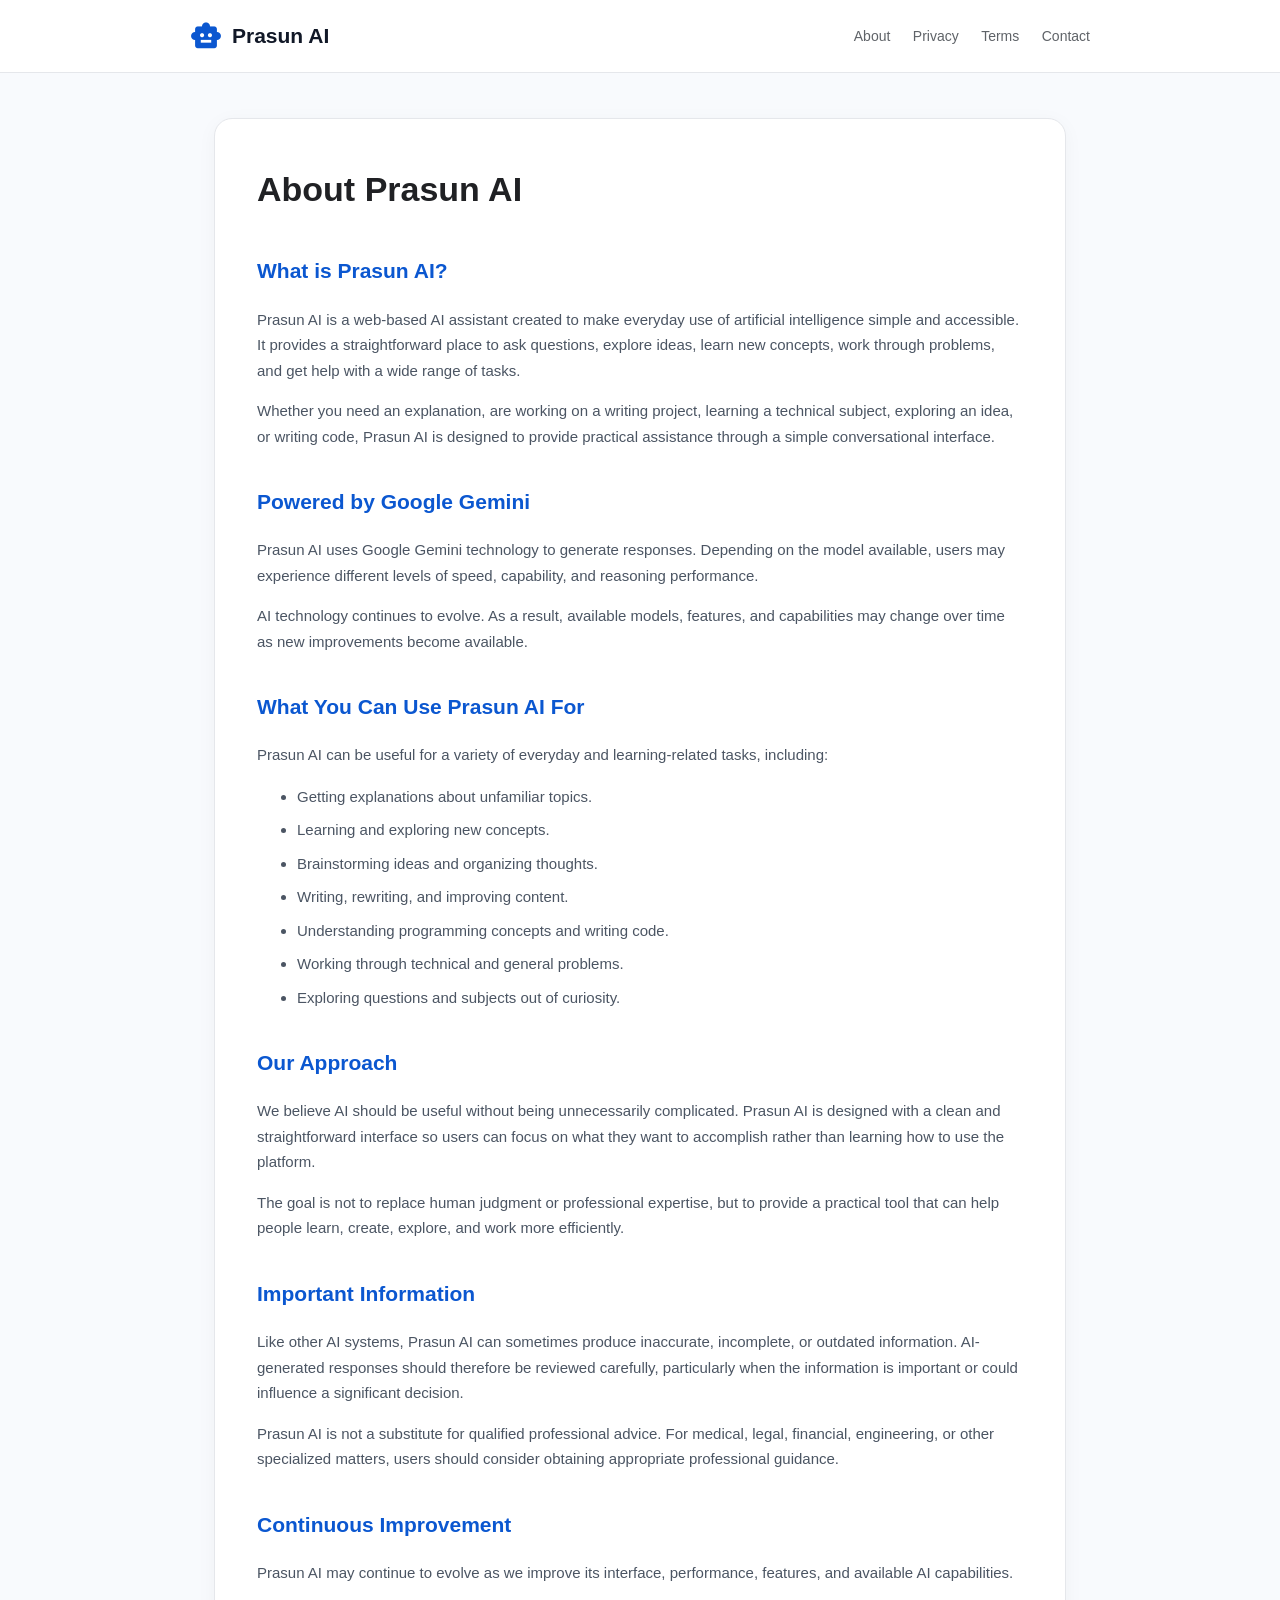
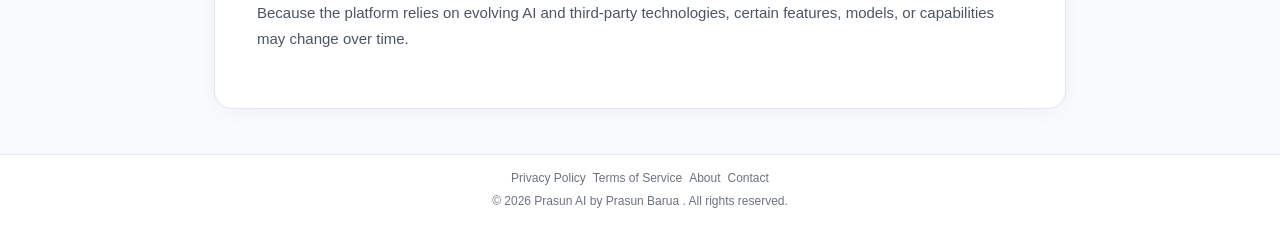
<file: about.html>
<!DOCTYPE html>
<html lang="en">

<head>
  <!-- Google tag (gtag.js) -->
<script async src="https://www.googletagmanager.com/gtag/js?id=G-DG9E53T1HC"></script>
<script>
  window.dataLayer = window.dataLayer || [];
  function gtag(){dataLayer.push(arguments);}
  gtag('js', new Date());

  gtag('config', 'G-DG9E53T1HC');
</script>


  <meta charset="UTF-8">
  <meta name="viewport" content="width=device-width, initial-scale=1.0">

  <title>About Prasun AI</title>

  <meta
    name="description"
    content="Learn about Prasun AI, a simple and accessible AI assistant powered by Google Gemini for everyday questions, learning, writing, programming, and problem solving."
  >

  <!-- Google Material Symbols -->
  <link
    rel="stylesheet"
    href="https://fonts.googleapis.com/css2?family=Material+Symbols+Outlined:opsz,wght,FILL,GRAD@24,400,0,0"
  >

  <style>

    * {
      box-sizing: border-box;
    }

    body {
      margin: 0;
      font-family: Arial, Helvetica, sans-serif;
      background: #f8fafd;
      color: #202124;
      line-height: 1.7;
    }


    /* =========================================
       HEADER
       ========================================= */

    header {
      background: #fff;
      border-bottom: 1px solid #e5e7eb;
      padding: 18px 24px;
    }

    .header-inner {
      max-width: 900px;
      margin: auto;
      display: flex;
      align-items: center;
      justify-content: space-between;
    }


    /* Prasun AI brand */

    .brand {
      display: inline-flex;
      align-items: center;
      gap: 10px;

      color: #111827;
      text-decoration: none;

      font-size: 21px;
      font-weight: 700;
    }


    /* EXACT SAME ICON USED ON MAIN PRASUN AI PAGE */

    .brand .material-symbols-outlined {
      color: #0b57d0;
      font-size: 32px;

      font-variation-settings:
        "FILL" 1,
        "wght" 500,
        "GRAD" 0,
        "opsz" 24;
    }


    nav a {
      color: #5f6368;
      text-decoration: none;
      margin-left: 18px;
      font-size: 14px;
    }

    nav a:hover {
      color: #0b57d0;
    }


    /* =========================================
       MAIN CONTENT
       ========================================= */

    main {
      max-width: 900px;
      margin: 45px auto;
      padding: 0 24px;
    }


    .content {
      background: #fff;
      border: 1px solid #e5e7eb;
      border-radius: 18px;
      padding: 42px;
      box-shadow: 0 4px 20px rgba(0, 0, 0, 0.04);
    }


    /* =========================================
       PAGE TITLE
       ========================================= */

    h1 {
      margin-top: 0;
      font-size: 34px;
      color: #202124;
    }


    /* =========================================
       CONTENT HEADINGS
       ========================================= */

    h2 {
      margin-top: 35px;
      color: #0b57d0;
      font-size: 21px;
    }

    p,
    li {
      color: #4b5563;
      font-size: 15px;
    }

    li {
      margin-bottom: 8px;
    }


    /* =========================================
       PRASUN AI — SITE FOOTER
       ========================================= */

    .site-footer {
      width: 100%;
      box-sizing: border-box;
      padding: 14px 20px 18px;
      text-align: center;
      background: #ffffff;
      border-top: 1px solid #e5e7eb;
      color: #6b7280;
      font-size: 12px;
      line-height: 1.6;
    }

    .footer-links {
      display: flex;
      align-items: center;
      justify-content: center;
      flex-wrap: wrap;
      gap: 7px;
      margin-bottom: 4px;
    }

    .footer-links a,
    .copyright a {
      color: #6b7280;
      text-decoration: none;
      transition:
        color 0.2s ease,
        opacity 0.2s ease;
    }

    .footer-links a:hover,
    .copyright a:hover {
      color: #0b57d0;
      text-decoration: underline;
    }

    .copyright {
      color: #6b7280;
    }


    /* =========================================
       MOBILE
       ========================================= */

    @media (max-width: 650px) {

      .header-inner {
        flex-direction: column;
        align-items: flex-start;
        gap: 12px;
      }

      nav a {
        margin-left: 0;
        margin-right: 14px;
      }

      .content {
        padding: 25px;
      }

      h1 {
        font-size: 29px;
      }

      .brand {
        font-size: 21px;
      }

      .brand .material-symbols-outlined {
        font-size: 30px;
      }

      .site-footer {
        padding: 12px 14px 16px;
        font-size: 11px;
      }

      .footer-links {
        gap: 5px;
      }

    }

  </style>
<script async src="https://pagead2.googlesyndication.com/pagead/js/adsbygoogle.js?client=ca-pub-8736637194399168"
     crossorigin="anonymous"></script>
</head>


<body>


  <!-- =========================================
       HEADER
       ========================================= -->

  <header>

    <div class="header-inner">

      <a class="brand" href="index.html">

        <!-- EXACT SAME PRASUN AI ROBOT ICON -->
        <span
          class="material-symbols-outlined"
          aria-hidden="true"
        >smart_toy</span>

        <span>Prasun AI</span>

      </a>


      <nav>

        <a href="about.html">About</a>

        <a href="privacy-policy.html">Privacy</a>

        <a href="terms.html">Terms</a>

        <a href="contact.html">Contact</a>

      </nav>

    </div>

  </header>


  <!-- =========================================
       MAIN
       ========================================= -->

  <main>

    <article class="content">


      <h1>About Prasun AI</h1>


      <h2>What is Prasun AI?</h2>

      <p>
        Prasun AI is a web-based AI assistant created to make everyday use
        of artificial intelligence simple and accessible. It provides a
        straightforward place to ask questions, explore ideas, learn new
        concepts, work through problems, and get help with a wide range of
        tasks.
      </p>

      <p>
        Whether you need an explanation, are working on a writing project,
        learning a technical subject, exploring an idea, or writing code,
        Prasun AI is designed to provide practical assistance through a
        simple conversational interface.
      </p>


      <h2>Powered by Google Gemini</h2>

      <p>
        Prasun AI uses Google Gemini technology to generate responses.
        Depending on the model available, users may experience different
        levels of speed, capability, and reasoning performance.
      </p>

      <p>
        AI technology continues to evolve. As a result, available models,
        features, and capabilities may change over time as new improvements
        become available.
      </p>


      <h2>What You Can Use Prasun AI For</h2>

      <p>
        Prasun AI can be useful for a variety of everyday and learning-related
        tasks, including:
      </p>

      <ul>

        <li>
          Getting explanations about unfamiliar topics.
        </li>

        <li>
          Learning and exploring new concepts.
        </li>

        <li>
          Brainstorming ideas and organizing thoughts.
        </li>

        <li>
          Writing, rewriting, and improving content.
        </li>

        <li>
          Understanding programming concepts and writing code.
        </li>

        <li>
          Working through technical and general problems.
        </li>

        <li>
          Exploring questions and subjects out of curiosity.
        </li>

      </ul>


      <h2>Our Approach</h2>

      <p>
        We believe AI should be useful without being unnecessarily
        complicated. Prasun AI is designed with a clean and straightforward
        interface so users can focus on what they want to accomplish rather
        than learning how to use the platform.
      </p>

      <p>
        The goal is not to replace human judgment or professional expertise,
        but to provide a practical tool that can help people learn, create,
        explore, and work more efficiently.
      </p>


      <h2>Important Information</h2>

      <p>
        Like other AI systems, Prasun AI can sometimes produce inaccurate,
        incomplete, or outdated information. AI-generated responses should
        therefore be reviewed carefully, particularly when the information
        is important or could influence a significant decision.
      </p>

      <p>
        Prasun AI is not a substitute for qualified professional advice.
        For medical, legal, financial, engineering, or other specialized
        matters, users should consider obtaining appropriate professional
        guidance.
      </p>


      <h2>Continuous Improvement</h2>

      <p>
        Prasun AI may continue to evolve as we improve its interface,
        performance, features, and available AI capabilities.
      </p>

      <p>
        Because the platform relies on evolving AI and third-party
        technologies, certain features, models, or capabilities may change
        over time.
      </p>


    </article>

  </main>


  <!-- =========================================
       FOOTER
       ========================================= -->

  <footer class="site-footer">

    <div class="footer-links">

      <a href="privacy-policy.html">
        Privacy Policy
      </a>

      <a href="terms.html">
        Terms of Service
      </a>

      <a href="about.html">
        About
      </a>

      <a href="contact.html">
        Contact
      </a>

    </div>


    <div class="copyright">

      © 2026 Prasun AI by

      <a
        href="https://www.prasunbarua.com"
        target="_blank"
        rel="noopener noreferrer"
      >
        Prasun Barua
      </a>

      . All rights reserved.

    </div>

  </footer>


</body>

</html>
</file>
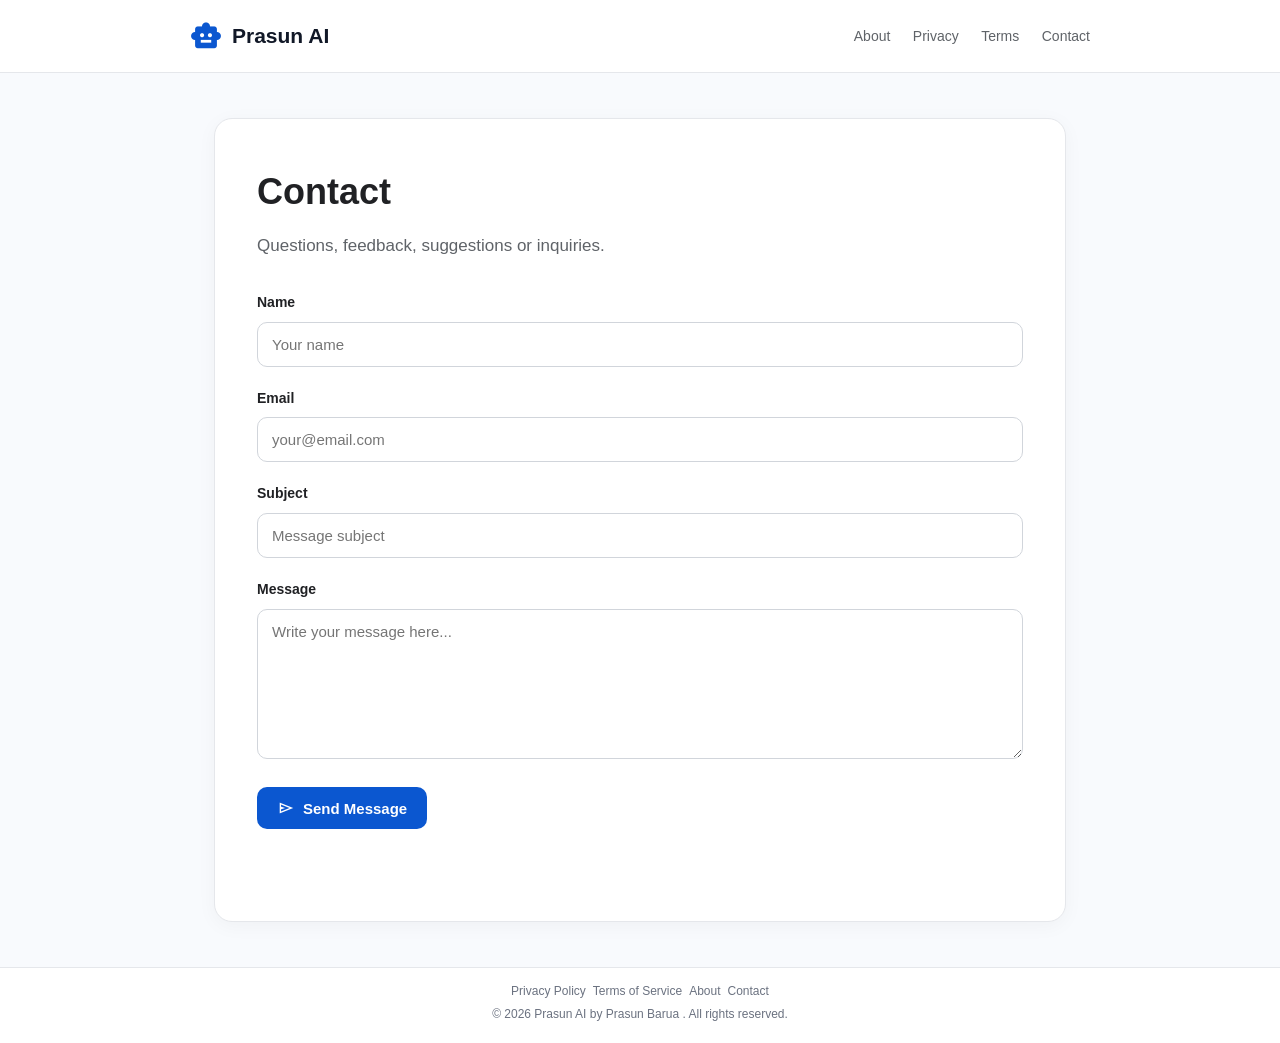
<file: contact.html>
<!DOCTYPE html>
<html lang="en">

<head>
  <!-- Google tag (gtag.js) -->
<script async src="https://www.googletagmanager.com/gtag/js?id=G-DG9E53T1HC"></script>
<script>
  window.dataLayer = window.dataLayer || [];
  function gtag(){dataLayer.push(arguments);}
  gtag('js', new Date());

  gtag('config', 'G-DG9E53T1HC');
</script>

  <meta charset="UTF-8">
  <meta name="viewport" content="width=device-width, initial-scale=1.0">

  <title>Contact</title>

  <meta
    name="description"
    content="Contact Prasun AI for questions, feedback, suggestions, or inquiries."
  >

  <!-- Google Material Symbols -->
  <link
    rel="stylesheet"
    href="https://fonts.googleapis.com/css2?family=Material+Symbols+Outlined:opsz,wght,FILL,GRAD@24,400,0,0"
  >

  <style>
    * {
      box-sizing: border-box;
    }

    body {
      margin: 0;
      font-family: Arial, Helvetica, sans-serif;
      background: #f8fafd;
      color: #202124;
      line-height: 1.7;
    }

    /* =========================================
       HEADER
       ========================================= */

    header {
      background: #fff;
      border-bottom: 1px solid #e5e7eb;
      padding: 18px 24px;
    }

    .header-inner {
      max-width: 900px;
      margin: auto;
      display: flex;
      align-items: center;
      justify-content: space-between;
    }

    .brand {
      display: inline-flex;
      align-items: center;
      gap: 10px;

      color: #111827;
      text-decoration: none;

      font-size: 21px;
      font-weight: 700;
    }

    /* EXACT SAME ICON USED ON MAIN PRASUN AI PAGE */

    .brand .material-symbols-outlined {
      color: #0b57d0;
      font-size: 32px;

      font-variation-settings:
        "FILL" 1,
        "wght" 500,
        "GRAD" 0,
        "opsz" 24;
    }

    nav a {
      color: #5f6368;
      text-decoration: none;
      margin-left: 18px;
      font-size: 14px;
    }

    nav a:hover {
      color: #0b57d0;
    }

    /* =========================================
       MAIN CONTENT
       ========================================= */

    main {
      max-width: 900px;
      margin: 45px auto;
      padding: 0 24px;
    }

    .content {
      background: #fff;
      border: 1px solid #e5e7eb;
      border-radius: 18px;
      padding: 42px;
      box-shadow: 0 4px 20px rgba(0, 0, 0, 0.04);
    }

    h1 {
      font-size: 36px;
      margin: 0 0 10px;
      color: #202124;
    }

    .intro {
      color: #5f6368;
      font-size: 17px;
      margin-top: 0;
      margin-bottom: 30px;
    }

    h2 {
      color: #0b57d0;
      margin-top: 35px;
      font-size: 21px;
    }

    p {
      color: #4b5563;
      font-size: 15px;
    }

    /* =========================================
       CONTACT FORM
       ========================================= */

    .form-group {
      margin-bottom: 20px;
    }

    label {
      display: block;
      margin-bottom: 7px;
      color: #202124;
      font-size: 14px;
      font-weight: 600;
    }

    input,
    textarea {
      width: 100%;
      padding: 13px 14px;

      border: 1px solid #d1d5db;
      border-radius: 10px;

      background: #fff;
      color: #202124;

      font-family: Arial, Helvetica, sans-serif;
      font-size: 15px;

      outline: none;

      transition:
        border-color 0.2s ease,
        box-shadow 0.2s ease;
    }

    input:focus,
    textarea:focus {
      border-color: #0b57d0;
      box-shadow: 0 0 0 3px rgba(11, 87, 208, 0.10);
    }

    textarea {
      min-height: 150px;
      resize: vertical;
    }

    .submit-btn {
      display: inline-flex;
      align-items: center;
      justify-content: center;
      gap: 8px;

      padding: 12px 20px;

      border: none;
      border-radius: 10px;

      background: #0b57d0;
      color: #fff;

      font-size: 15px;
      font-weight: 600;

      cursor: pointer;

      transition:
        background 0.2s ease,
        transform 0.1s ease;
    }

    .submit-btn:hover {
      background: #0846a8;
    }

    .submit-btn:active {
      transform: translateY(1px);
    }

    .submit-btn:disabled {
      opacity: 0.65;
      cursor: not-allowed;
    }

    .form-status {
      margin-top: 14px;
      font-size: 14px;
      font-weight: 500;
      min-height: 22px;
    }

    /* Honeypot */

    .honeypot {
      display: none !important;
    }

    /* =========================================
       FOOTER
       ========================================= */

    .site-footer {
      width: 100%;
      box-sizing: border-box;
      padding: 14px 20px 18px;
      text-align: center;
      background: #ffffff;
      border-top: 1px solid #e5e7eb;
      color: #6b7280;
      font-size: 12px;
      line-height: 1.6;
    }

    .footer-links {
      display: flex;
      align-items: center;
      justify-content: center;
      flex-wrap: wrap;
      gap: 7px;
      margin-bottom: 4px;
    }

    .footer-links a,
    .copyright a {
      color: #6b7280;
      text-decoration: none;

      transition:
        color 0.2s ease,
        opacity 0.2s ease;
    }

    .footer-links a:hover,
    .copyright a:hover {
      color: #0b57d0;
      text-decoration: underline;
    }

    .copyright {
      color: #6b7280;
    }

    /* =========================================
       MOBILE
       ========================================= */

    @media (max-width: 650px) {

      .header-inner {
        flex-direction: column;
        align-items: flex-start;
        gap: 12px;
      }

      nav a {
        margin-left: 0;
        margin-right: 14px;
      }

      main {
        margin: 30px auto;
      }

      .content {
        padding: 25px;
      }

      h1 {
        font-size: 29px;
      }

      .brand {
        font-size: 21px;
      }

      .brand .material-symbols-outlined {
        font-size: 30px;
      }
    }

    @media (max-width: 600px) {

      .site-footer {
        padding: 12px 14px 16px;
        font-size: 11px;
      }

      .footer-links {
        gap: 5px;
      }
    }
  </style>
<script async src="https://pagead2.googlesyndication.com/pagead/js/adsbygoogle.js?client=ca-pub-8736637194399168"
     crossorigin="anonymous"></script>
</head>


<body>


  <!-- =========================================
       HEADER
       ========================================= -->

  <header>

    <div class="header-inner">

      <a class="brand" href="index.html">

        <!-- EXACT SAME PRASUN AI ROBOT ICON -->

        <span
          class="material-symbols-outlined"
          aria-hidden="true"
        >smart_toy</span>

        <span>Prasun AI</span>

      </a>


      <nav>

        <a href="about.html">About</a>

        <a href="privacy-policy.html">Privacy</a>

        <a href="terms.html">Terms</a>

        <a href="contact.html">Contact</a>

      </nav>

    </div>

  </header>



  <!-- =========================================
       MAIN
       ========================================= -->

  <main>

    <article class="content">

      <!-- ONLY TITLE — NO EXTRA ICON -->

      <h1>Contact</h1>

      <p class="intro">
        Questions, feedback, suggestions or inquiries.
      </p>


      <!-- =====================================
           CONTACT FORM
           ===================================== -->

      <form id="contactForm">

        <!-- Hidden Spam Protection Honeypot -->

        <input
          type="text"
          name="_gotcha"
          class="honeypot"
          tabindex="-1"
          autocomplete="off"
        >


        <!-- NAME -->

        <div class="form-group">

          <label for="name">
            Name
          </label>

          <input
            type="text"
            id="name"
            name="name"
            placeholder="Your name"
            autocomplete="name"
            required
          >

        </div>


        <!-- EMAIL -->

        <div class="form-group">

          <label for="email">
            Email
          </label>

          <input
            type="email"
            id="email"
            name="email"
            placeholder="your@email.com"
            autocomplete="email"
            required
          >

        </div>


        <!-- SUBJECT -->

        <div class="form-group">

          <label for="subject">
            Subject
          </label>

          <input
            type="text"
            id="subject"
            name="subject"
            placeholder="Message subject"
            required
          >

        </div>


        <!-- MESSAGE -->

        <div class="form-group">

          <label for="message">
            Message
          </label>

          <textarea
            id="message"
            name="message"
            rows="6"
            placeholder="Write your message here..."
            required
          ></textarea>

        </div>


        <!-- SUBMIT -->

        <button
          type="submit"
          id="submitBtn"
          class="submit-btn"
        >

          <span
            class="material-symbols-outlined"
            style="font-size: 18px;"
            aria-hidden="true"
          >send</span>

          <span>Send Message</span>

        </button>


        <p
          id="formStatus"
          class="form-status"
          aria-live="polite"
        ></p>

      </form>

    </article>

  </main>



  <!-- =========================================
       FOOTER
       ========================================= -->

  <footer class="site-footer">

    <div class="footer-links">

      <a href="privacy-policy.html">
        Privacy Policy
      </a>

      <a href="terms.html">
        Terms of Service
      </a>

      <a href="about.html">
        About
      </a>

      <a href="contact.html">
        Contact
      </a>

    </div>


    <div class="copyright">

      © 2026 Prasun AI by

      <a
        href="https://www.prasunbarua.com"
        target="_blank"
        rel="noopener noreferrer"
      >
        Prasun Barua
      </a>

      . All rights reserved.

    </div>

  </footer>



  <!-- =========================================
       CONTACT FORM JAVASCRIPT
       ========================================= -->

  <script>

    document
      .getElementById('contactForm')
      .addEventListener('submit', async function(e) {

        e.preventDefault();


        const form = document.getElementById('contactForm');

        const btn = document.getElementById('submitBtn');

        const status = document.getElementById('formStatus');


        /* Honeypot spam check */

        const honeypot =
          form.querySelector('input[name="_gotcha"]').value;

        if (honeypot) {
          return;
        }


        btn.disabled = true;

        btn.querySelector('span:last-child').textContent =
          'Sending...';

        status.textContent = '';

        status.style.color = '';


        const payload = {

          name:
            document.getElementById('name').value.trim(),

          email:
            document.getElementById('email').value.trim(),

          siteName:
            'Prasun AI',

          message:
            `Subject: ${document.getElementById('subject').value.trim()}

${document.getElementById('message').value.trim()}`

        };


        try {

          const workerUrl =
            'https://multi-site-contact-backend.prasun301.workers.dev';


          const response = await fetch(
            workerUrl,
            {
              method: 'POST',

              headers: {
                'Content-Type': 'application/json'
              },

              body: JSON.stringify(payload)
            }
          );


          const result =
            await response.json();


          if (
            response.ok &&
            result.success
          ) {

            status.style.color = '#16a34a';

            status.textContent =
              '✓ Message sent successfully! We will get back to you soon.';

            form.reset();

          } else {

            throw new Error(
              result.error || 'Submission failed'
            );

          }


        } catch (err) {

          console.error(
            'Contact form error:',
            err
          );


          status.style.color = '#dc2626';

          status.textContent =
            '✕ Failed to send message. Please try again later.';

        } finally {

          btn.disabled = false;

          btn.querySelector('span:last-child').textContent =
            'Send Message';

        }

      });

  </script>


</body>

</html>
</file>
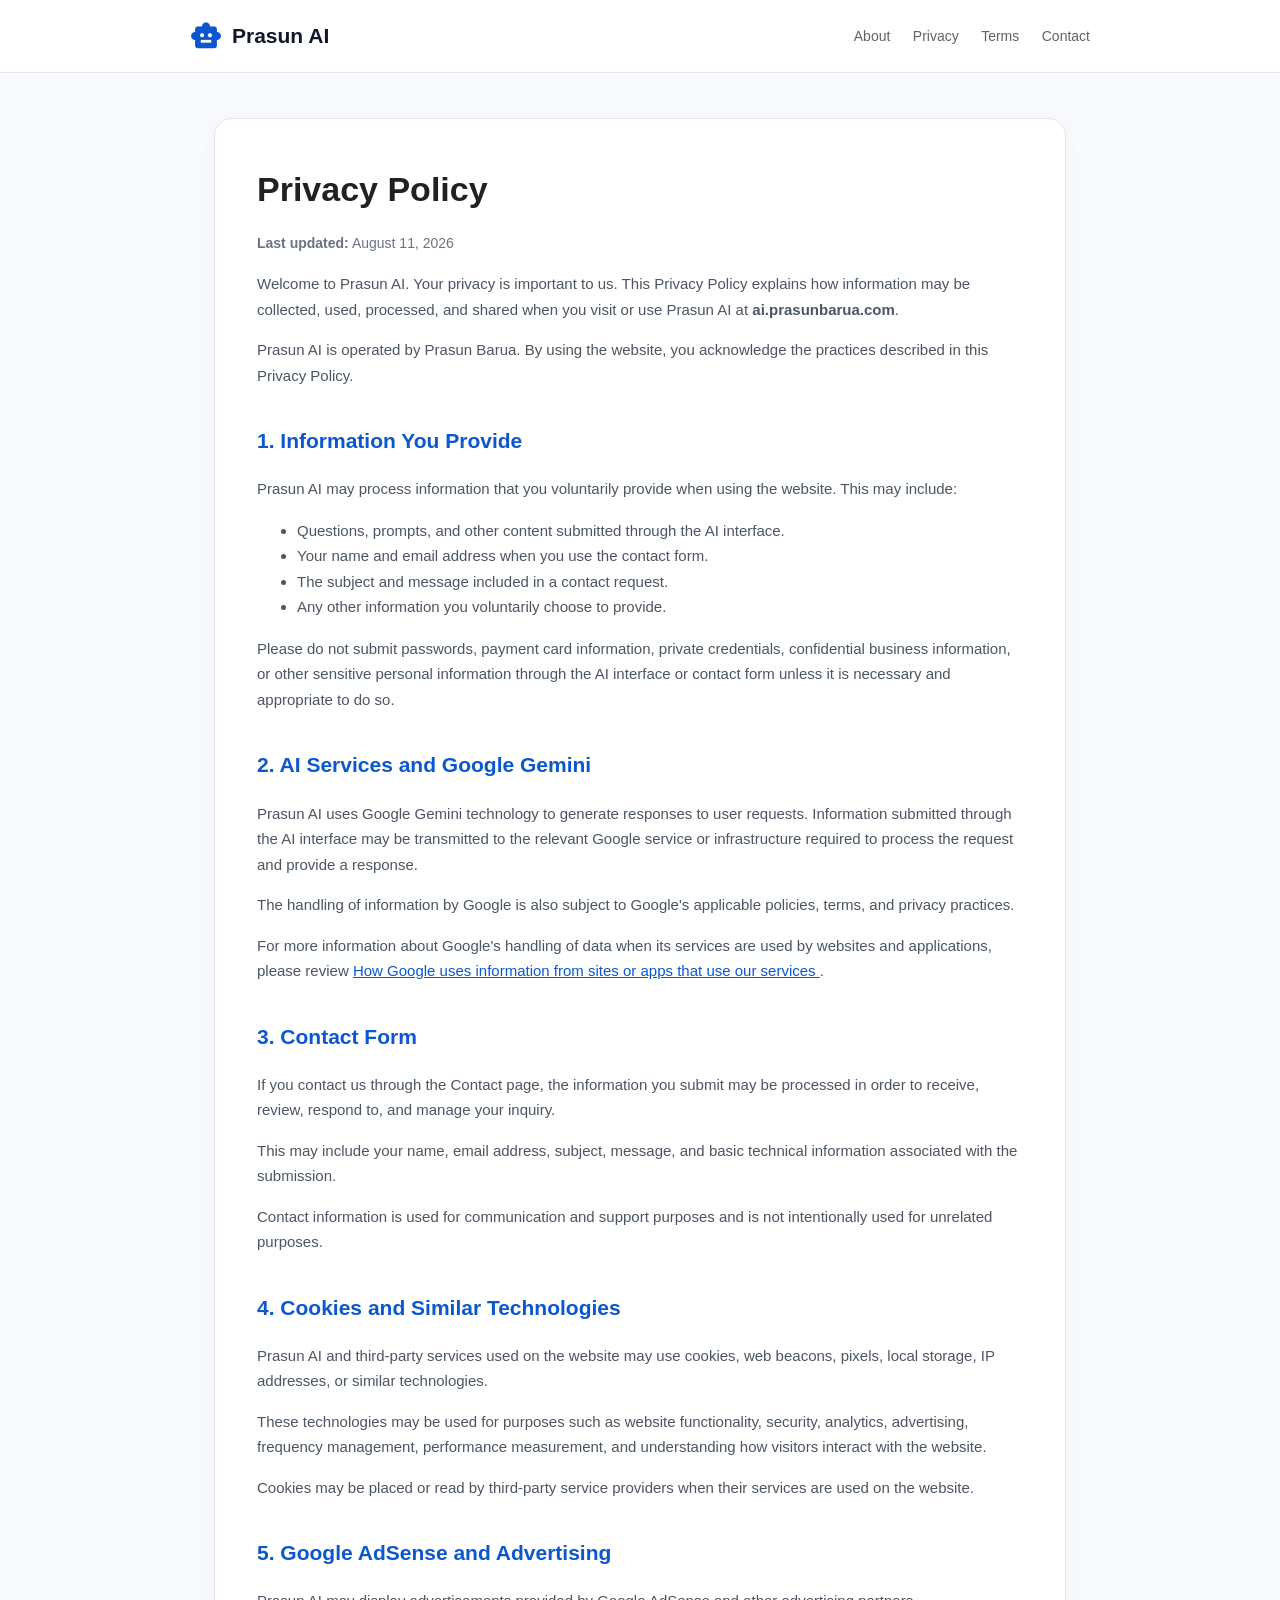
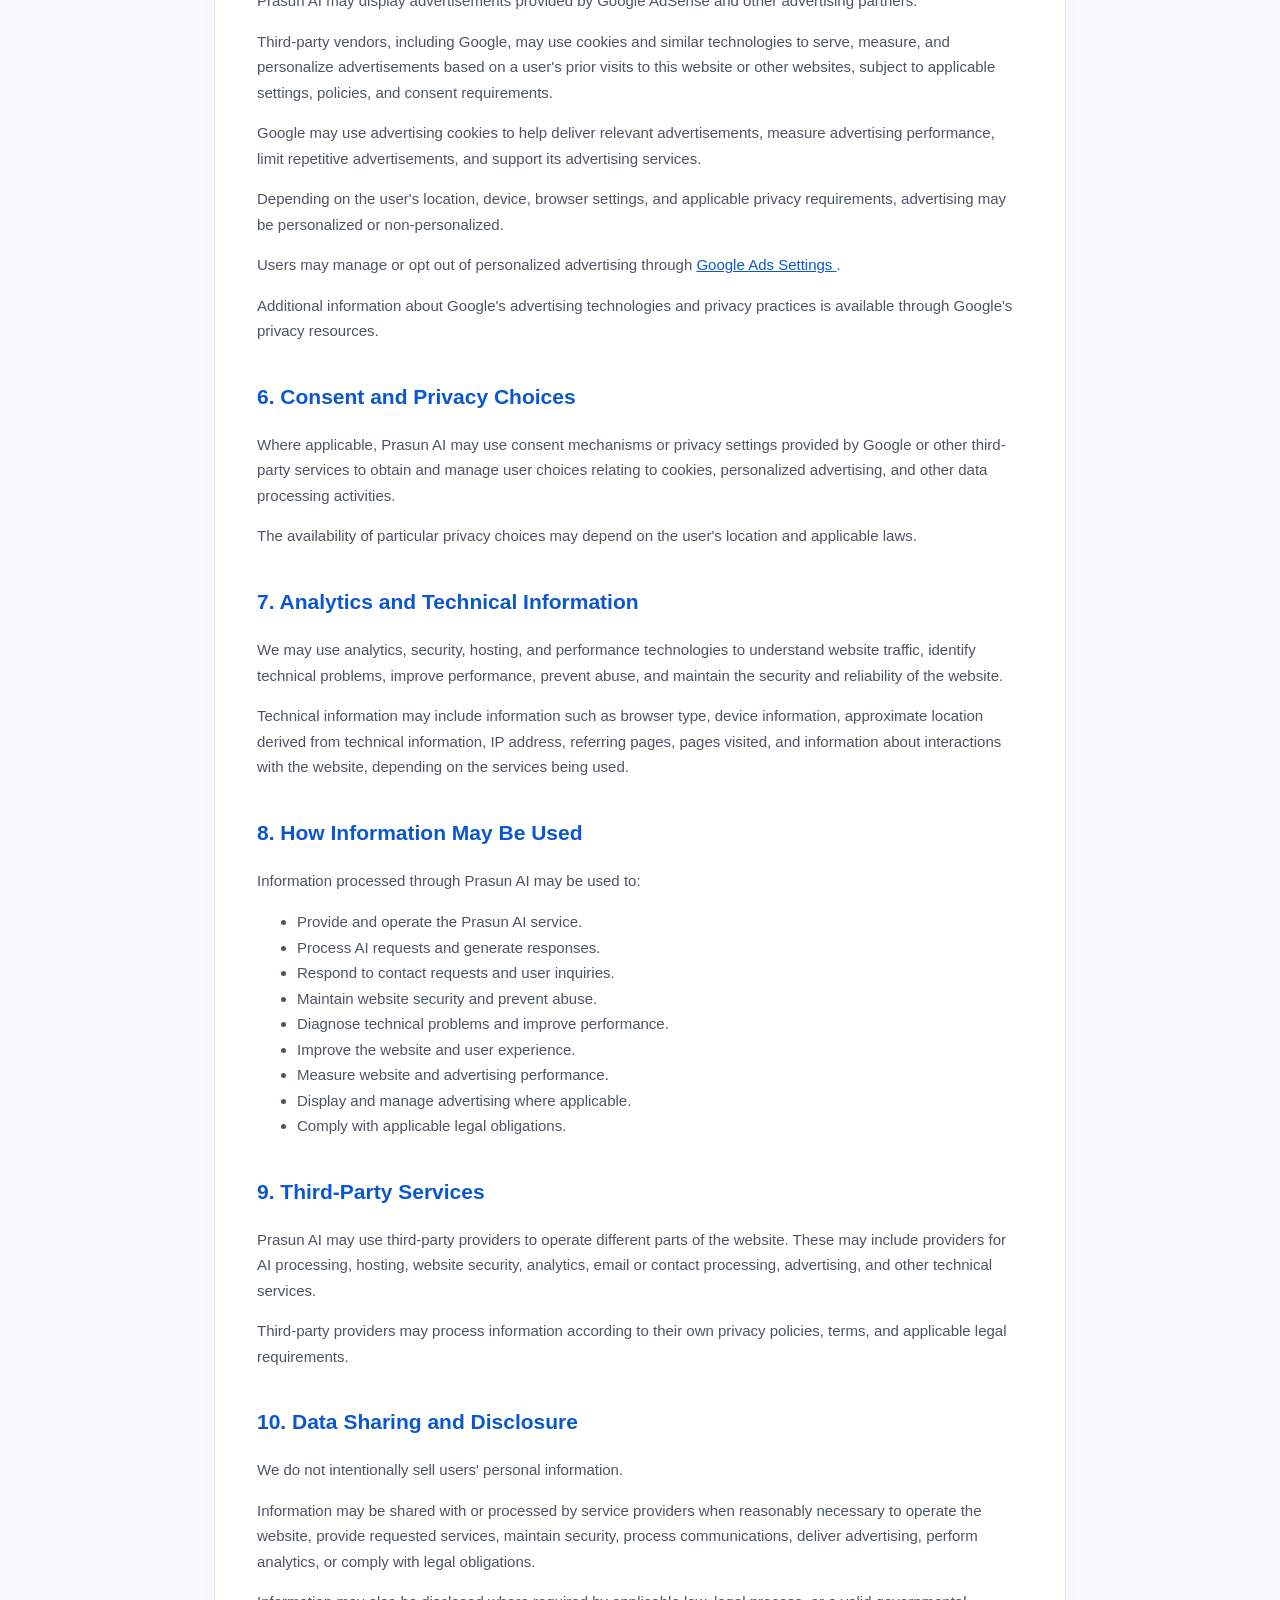
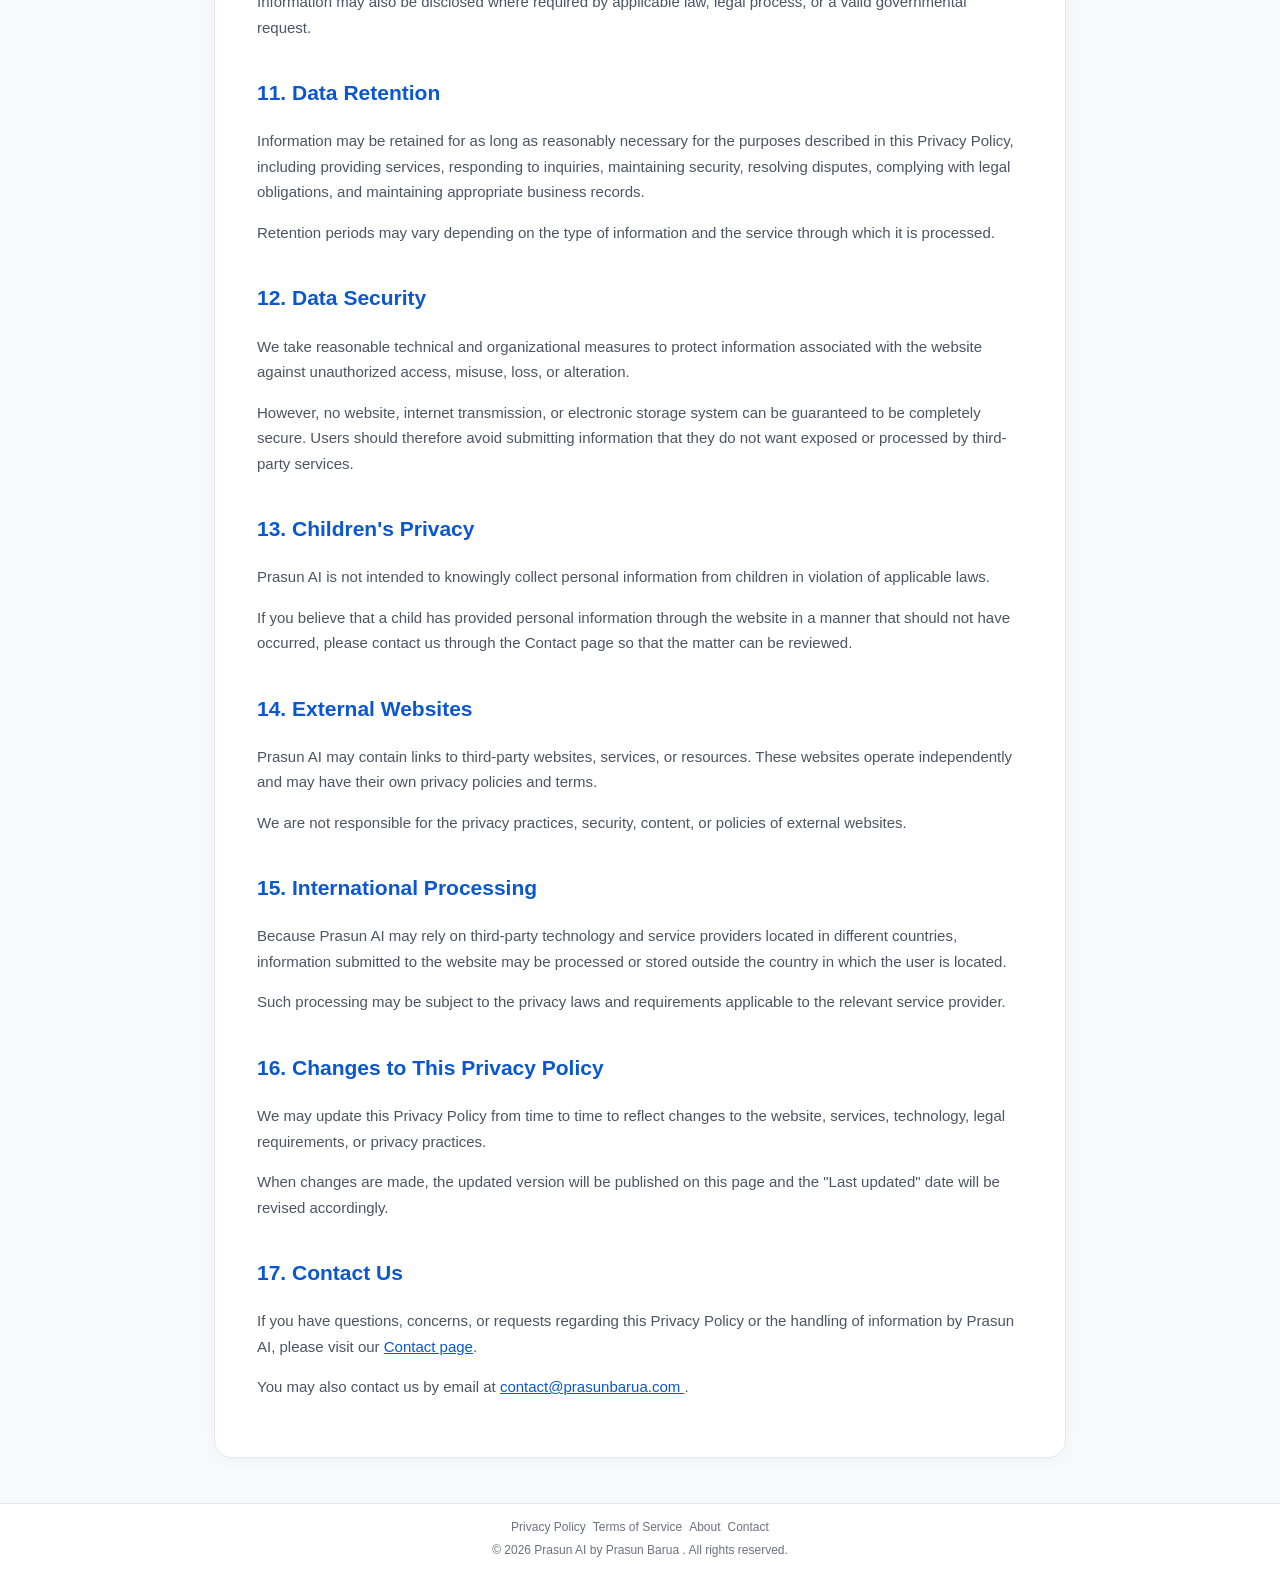
<file: privacy-policy.html>
<!DOCTYPE html>
<html lang="en">

<head>
  <!-- Google tag (gtag.js) -->
<script async src="https://www.googletagmanager.com/gtag/js?id=G-DG9E53T1HC"></script>
<script>
  window.dataLayer = window.dataLayer || [];
  function gtag(){dataLayer.push(arguments);}
  gtag('js', new Date());

  gtag('config', 'G-DG9E53T1HC');
</script>


  <meta charset="UTF-8">
  <meta name="viewport" content="width=device-width, initial-scale=1.0">

  <title>Privacy Policy | Prasun AI</title>

  <meta
    name="description"
    content="Privacy Policy for Prasun AI, an AI-powered assistant by Prasun Barua."
  >

  <!-- Google Material Symbols -->
  <link
    rel="stylesheet"
    href="https://fonts.googleapis.com/css2?family=Material+Symbols+Outlined:opsz,wght,FILL,GRAD@24,400,0,0"
  >

  <style>

    * {
      box-sizing: border-box;
    }

    body {
      margin: 0;
      font-family: Arial, Helvetica, sans-serif;
      background: #f8fafd;
      color: #202124;
      line-height: 1.7;
    }


    /* =========================================
       HEADER
       ========================================= */

    header {
      background: #ffffff;
      border-bottom: 1px solid #e5e7eb;
      padding: 18px 24px;
    }

    .header-inner {
      max-width: 900px;
      margin: auto;
      display: flex;
      align-items: center;
      justify-content: space-between;
    }


    /* =========================================
       PRASUN AI BRAND
       ========================================= */

    .brand {
      display: inline-flex;
      align-items: center;
      gap: 10px;

      color: #111827;
      text-decoration: none;

      font-size: 21px;
      font-weight: 700;
    }

    /*
       Prevent the Prasun AI brand link from
       becoming underlined in any state.
    */

    .brand:hover,
    .brand:focus,
    .brand:active,
    .brand:visited {
      color: #111827;
      text-decoration: none;
    }


    /* =========================================
       PRASUN AI BRAND ICON
       ========================================= */

    .brand .material-symbols-outlined {
      color: #0b57d0;
      font-size: 32px;

      font-variation-settings:
        "FILL" 1,
        "wght" 500,
        "GRAD" 0,
        "opsz" 24;
    }


    /* =========================================
       NAVIGATION
       ========================================= */

    nav a {
      color: #5f6368;
      text-decoration: none;
      margin-left: 18px;
      font-size: 14px;
    }

    nav a:hover {
      color: #0b57d0;
    }


    /* =========================================
       MAIN CONTENT
       ========================================= */

    main {
      max-width: 900px;
      margin: 45px auto;
      padding: 0 24px;
    }

    .content {
      background: #ffffff;
      border: 1px solid #e5e7eb;
      border-radius: 18px;
      padding: 42px;
      box-shadow: 0 4px 20px rgba(0, 0, 0, 0.04);
    }


    /* =========================================
       HEADINGS
       ========================================= */

    h1 {
      margin-top: 0;
      margin-bottom: 12px;
      font-size: 34px;
      color: #202124;
    }

    h2 {
      margin-top: 35px;
      color: #0b57d0;
      font-size: 21px;
    }


    /* =========================================
       TEXT
       ========================================= */

    p,
    li {
      color: #4b5563;
      font-size: 15px;
    }


    /* =========================================
       CONTENT LINKS
       ========================================= */

    a {
      color: #0b57d0;
    }

    a:hover {
      text-decoration: underline;
    }


    /* =========================================
       LAST UPDATED
       ========================================= */

    .updated {
      color: #6b7280;
      font-size: 14px;
    }


    /* =========================================================
       PRASUN AI — SITE FOOTER
       ========================================================= */

    .site-footer {
      width: 100%;
      box-sizing: border-box;
      padding: 14px 20px 18px;
      text-align: center;
      background: #ffffff;
      border-top: 1px solid #e5e7eb;
      color: #6b7280;
      font-size: 12px;
      line-height: 1.6;
    }

    .footer-links {
      display: flex;
      align-items: center;
      justify-content: center;
      flex-wrap: wrap;
      gap: 7px;
      margin-bottom: 4px;
    }

    .footer-links a,
    .copyright a {
      color: #6b7280;
      text-decoration: none;
      transition:
        color 0.2s ease,
        opacity 0.2s ease;
    }

    .footer-links a:hover,
    .copyright a:hover {
      color: #0b57d0;
      text-decoration: underline;
    }

    .copyright {
      color: #6b7280;
    }


    /* =========================================
       MOBILE
       ========================================= */

    @media (max-width: 650px) {

      .header-inner {
        flex-direction: column;
        align-items: flex-start;
        gap: 12px;
      }

      nav a {
        margin-left: 0;
        margin-right: 14px;
      }

      .content {
        padding: 25px;
      }

      h1 {
        font-size: 29px;
      }

      .brand {
        font-size: 21px;
      }

      .brand .material-symbols-outlined {
        font-size: 30px;
      }
    }

    @media (max-width: 600px) {

      .site-footer {
        padding: 12px 14px 16px;
        font-size: 11px;
      }

      .footer-links {
        gap: 5px;
      }
    }

  </style>
<script async src="https://pagead2.googlesyndication.com/pagead/js/adsbygoogle.js?client=ca-pub-8736637194399168"
     crossorigin="anonymous"></script>
</head>


<body>


  <!-- =========================================
       HEADER
       ========================================= -->

  <header>

    <div class="header-inner">

      <a class="brand" href="index.html">

        <span
          class="material-symbols-outlined"
          aria-hidden="true"
        >smart_toy</span>

        <span>Prasun AI</span>

      </a>


      <nav>

        <a href="about.html">About</a>

        <a href="privacy-policy.html">Privacy</a>

        <a href="terms.html">Terms</a>

        <a href="contact.html">Contact</a>

      </nav>

    </div>

  </header>


  <!-- =========================================
       MAIN
       ========================================= -->

  <main>

    <article class="content">

      <h1>Privacy Policy</h1>

      <p class="updated">
        <strong>Last updated:</strong> August 11, 2026
      </p>


      <p>
        Welcome to Prasun AI. Your privacy is important to us. This Privacy
        Policy explains how information may be collected, used, processed,
        and shared when you visit or use Prasun AI at
        <strong>ai.prasunbarua.com</strong>.
      </p>

      <p>
        Prasun AI is operated by Prasun Barua. By using the website, you
        acknowledge the practices described in this Privacy Policy.
      </p>


      <h2>1. Information You Provide</h2>

      <p>
        Prasun AI may process information that you voluntarily provide when
        using the website. This may include:
      </p>

      <ul>
        <li>Questions, prompts, and other content submitted through the AI interface.</li>
        <li>Your name and email address when you use the contact form.</li>
        <li>The subject and message included in a contact request.</li>
        <li>Any other information you voluntarily choose to provide.</li>
      </ul>

      <p>
        Please do not submit passwords, payment card information, private
        credentials, confidential business information, or other sensitive
        personal information through the AI interface or contact form unless
        it is necessary and appropriate to do so.
      </p>


      <h2>2. AI Services and Google Gemini</h2>

      <p>
        Prasun AI uses Google Gemini technology to generate responses to
        user requests. Information submitted through the AI interface may
        be transmitted to the relevant Google service or infrastructure
        required to process the request and provide a response.
      </p>

      <p>
        The handling of information by Google is also subject to Google's
        applicable policies, terms, and privacy practices.
      </p>

      <p>
        For more information about Google's handling of data when its
        services are used by websites and applications, please review
        <a
          href="https://business.safety.google/privacy/"
          target="_blank"
          rel="noopener noreferrer"
        >
          How Google uses information from sites or apps that use our services
        </a>.
      </p>


      <h2>3. Contact Form</h2>

      <p>
        If you contact us through the Contact page, the information you
        submit may be processed in order to receive, review, respond to,
        and manage your inquiry.
      </p>

      <p>
        This may include your name, email address, subject, message, and
        basic technical information associated with the submission.
      </p>

      <p>
        Contact information is used for communication and support purposes
        and is not intentionally used for unrelated purposes.
      </p>


      <h2>4. Cookies and Similar Technologies</h2>

      <p>
        Prasun AI and third-party services used on the website may use
        cookies, web beacons, pixels, local storage, IP addresses, or
        similar technologies.
      </p>

      <p>
        These technologies may be used for purposes such as website
        functionality, security, analytics, advertising, frequency
        management, performance measurement, and understanding how visitors
        interact with the website.
      </p>

      <p>
        Cookies may be placed or read by third-party service providers when
        their services are used on the website.
      </p>


      <h2>5. Google AdSense and Advertising</h2>

      <p>
        Prasun AI may display advertisements provided by Google AdSense and
        other advertising partners.
      </p>

      <p>
        Third-party vendors, including Google, may use cookies and similar
        technologies to serve, measure, and personalize advertisements based
        on a user's prior visits to this website or other websites, subject
        to applicable settings, policies, and consent requirements.
      </p>

      <p>
        Google may use advertising cookies to help deliver relevant
        advertisements, measure advertising performance, limit repetitive
        advertisements, and support its advertising services.
      </p>

      <p>
        Depending on the user's location, device, browser settings, and
        applicable privacy requirements, advertising may be personalized or
        non-personalized.
      </p>

      <p>
        Users may manage or opt out of personalized advertising through
        <a
          href="https://adssettings.google.com/"
          target="_blank"
          rel="noopener noreferrer"
        >
          Google Ads Settings
        </a>.
      </p>

      <p>
        Additional information about Google's advertising technologies and
        privacy practices is available through Google's privacy resources.
      </p>


      <h2>6. Consent and Privacy Choices</h2>

      <p>
        Where applicable, Prasun AI may use consent mechanisms or privacy
        settings provided by Google or other third-party services to obtain
        and manage user choices relating to cookies, personalized
        advertising, and other data processing activities.
      </p>

      <p>
        The availability of particular privacy choices may depend on the
        user's location and applicable laws.
      </p>


      <h2>7. Analytics and Technical Information</h2>

      <p>
        We may use analytics, security, hosting, and performance technologies
        to understand website traffic, identify technical problems, improve
        performance, prevent abuse, and maintain the security and reliability
        of the website.
      </p>

      <p>
        Technical information may include information such as browser type,
        device information, approximate location derived from technical
        information, IP address, referring pages, pages visited, and
        information about interactions with the website, depending on the
        services being used.
      </p>


      <h2>8. How Information May Be Used</h2>

      <p>
        Information processed through Prasun AI may be used to:
      </p>

      <ul>
        <li>Provide and operate the Prasun AI service.</li>
        <li>Process AI requests and generate responses.</li>
        <li>Respond to contact requests and user inquiries.</li>
        <li>Maintain website security and prevent abuse.</li>
        <li>Diagnose technical problems and improve performance.</li>
        <li>Improve the website and user experience.</li>
        <li>Measure website and advertising performance.</li>
        <li>Display and manage advertising where applicable.</li>
        <li>Comply with applicable legal obligations.</li>
      </ul>


      <h2>9. Third-Party Services</h2>

      <p>
        Prasun AI may use third-party providers to operate different parts
        of the website. These may include providers for AI processing,
        hosting, website security, analytics, email or contact processing,
        advertising, and other technical services.
      </p>

      <p>
        Third-party providers may process information according to their own
        privacy policies, terms, and applicable legal requirements.
      </p>


      <h2>10. Data Sharing and Disclosure</h2>

      <p>
        We do not intentionally sell users' personal information.
      </p>

      <p>
        Information may be shared with or processed by service providers
        when reasonably necessary to operate the website, provide requested
        services, maintain security, process communications, deliver
        advertising, perform analytics, or comply with legal obligations.
      </p>

      <p>
        Information may also be disclosed where required by applicable law,
        legal process, or a valid governmental request.
      </p>


      <h2>11. Data Retention</h2>

      <p>
        Information may be retained for as long as reasonably necessary for
        the purposes described in this Privacy Policy, including providing
        services, responding to inquiries, maintaining security, resolving
        disputes, complying with legal obligations, and maintaining
        appropriate business records.
      </p>

      <p>
        Retention periods may vary depending on the type of information and
        the service through which it is processed.
      </p>


      <h2>12. Data Security</h2>

      <p>
        We take reasonable technical and organizational measures to protect
        information associated with the website against unauthorized access,
        misuse, loss, or alteration.
      </p>

      <p>
        However, no website, internet transmission, or electronic storage
        system can be guaranteed to be completely secure. Users should
        therefore avoid submitting information that they do not want exposed
        or processed by third-party services.
      </p>


      <h2>13. Children's Privacy</h2>

      <p>
        Prasun AI is not intended to knowingly collect personal information
        from children in violation of applicable laws.
      </p>

      <p>
        If you believe that a child has provided personal information through
        the website in a manner that should not have occurred, please contact
        us through the Contact page so that the matter can be reviewed.
      </p>


      <h2>14. External Websites</h2>

      <p>
        Prasun AI may contain links to third-party websites, services, or
        resources. These websites operate independently and may have their
        own privacy policies and terms.
      </p>

      <p>
        We are not responsible for the privacy practices, security, content,
        or policies of external websites.
      </p>


      <h2>15. International Processing</h2>

      <p>
        Because Prasun AI may rely on third-party technology and service
        providers located in different countries, information submitted to
        the website may be processed or stored outside the country in which
        the user is located.
      </p>

      <p>
        Such processing may be subject to the privacy laws and requirements
        applicable to the relevant service provider.
      </p>


      <h2>16. Changes to This Privacy Policy</h2>

      <p>
        We may update this Privacy Policy from time to time to reflect
        changes to the website, services, technology, legal requirements,
        or privacy practices.
      </p>

      <p>
        When changes are made, the updated version will be published on this
        page and the "Last updated" date will be revised accordingly.
      </p>


      <h2>17. Contact Us</h2>

      <p>
        If you have questions, concerns, or requests regarding this Privacy
        Policy or the handling of information by Prasun AI, please visit our
        <a href="contact.html">Contact page</a>.
      </p>

      <p>
        You may also contact us by email at
        <a href="mailto:contact@prasunbarua.com">
          contact@prasunbarua.com
        </a>.
      </p>

    </article>

  </main>


  <!-- =========================================
       FOOTER
       ========================================= -->

  <footer class="site-footer">

    <div class="footer-links">

      <a href="privacy-policy.html">
        Privacy Policy
      </a>

      <a href="terms.html">
        Terms of Service
      </a>

      <a href="about.html">
        About
      </a>

      <a href="contact.html">
        Contact
      </a>

    </div>


    <div class="copyright">

      © 2026 Prasun AI by

      <a
        href="https://www.prasunbarua.com"
        target="_blank"
        rel="noopener noreferrer"
      >
        Prasun Barua
      </a>

      . All rights reserved.

    </div>

  </footer>


</body>

</html>
</file>
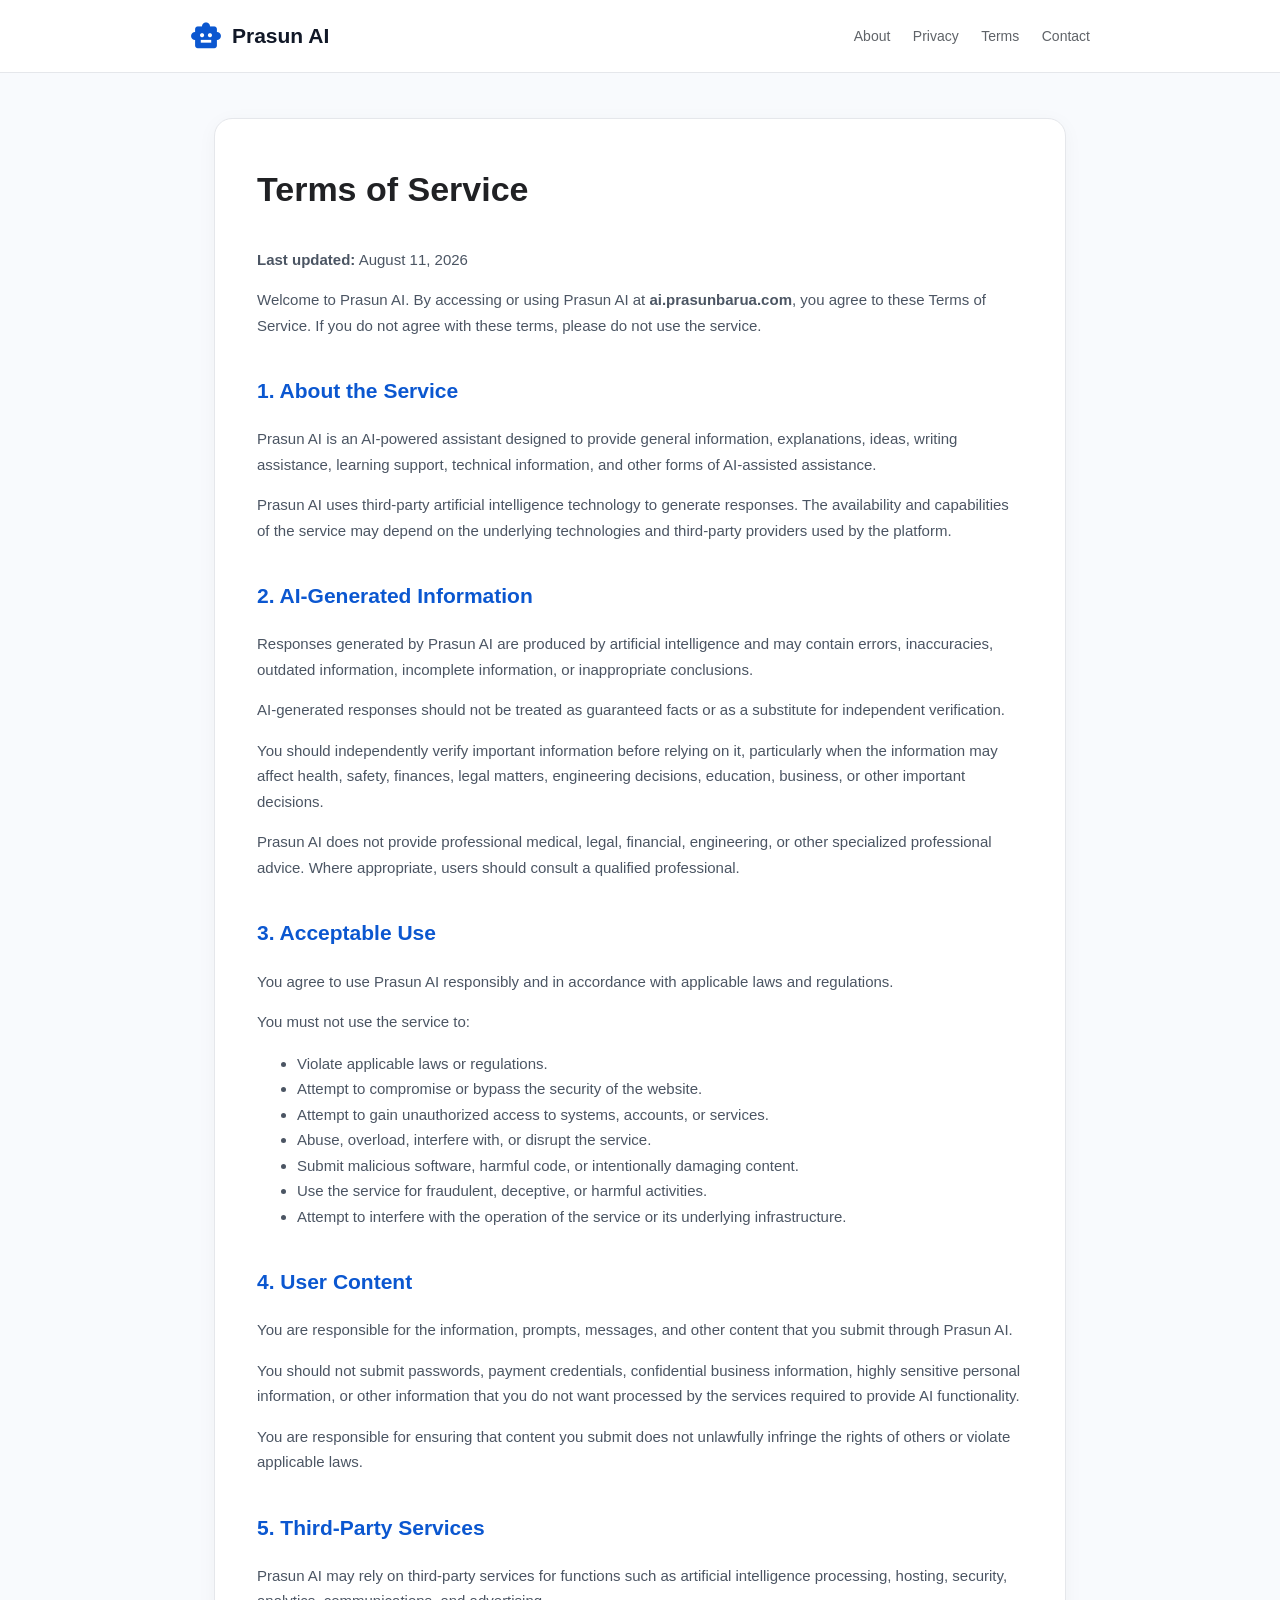
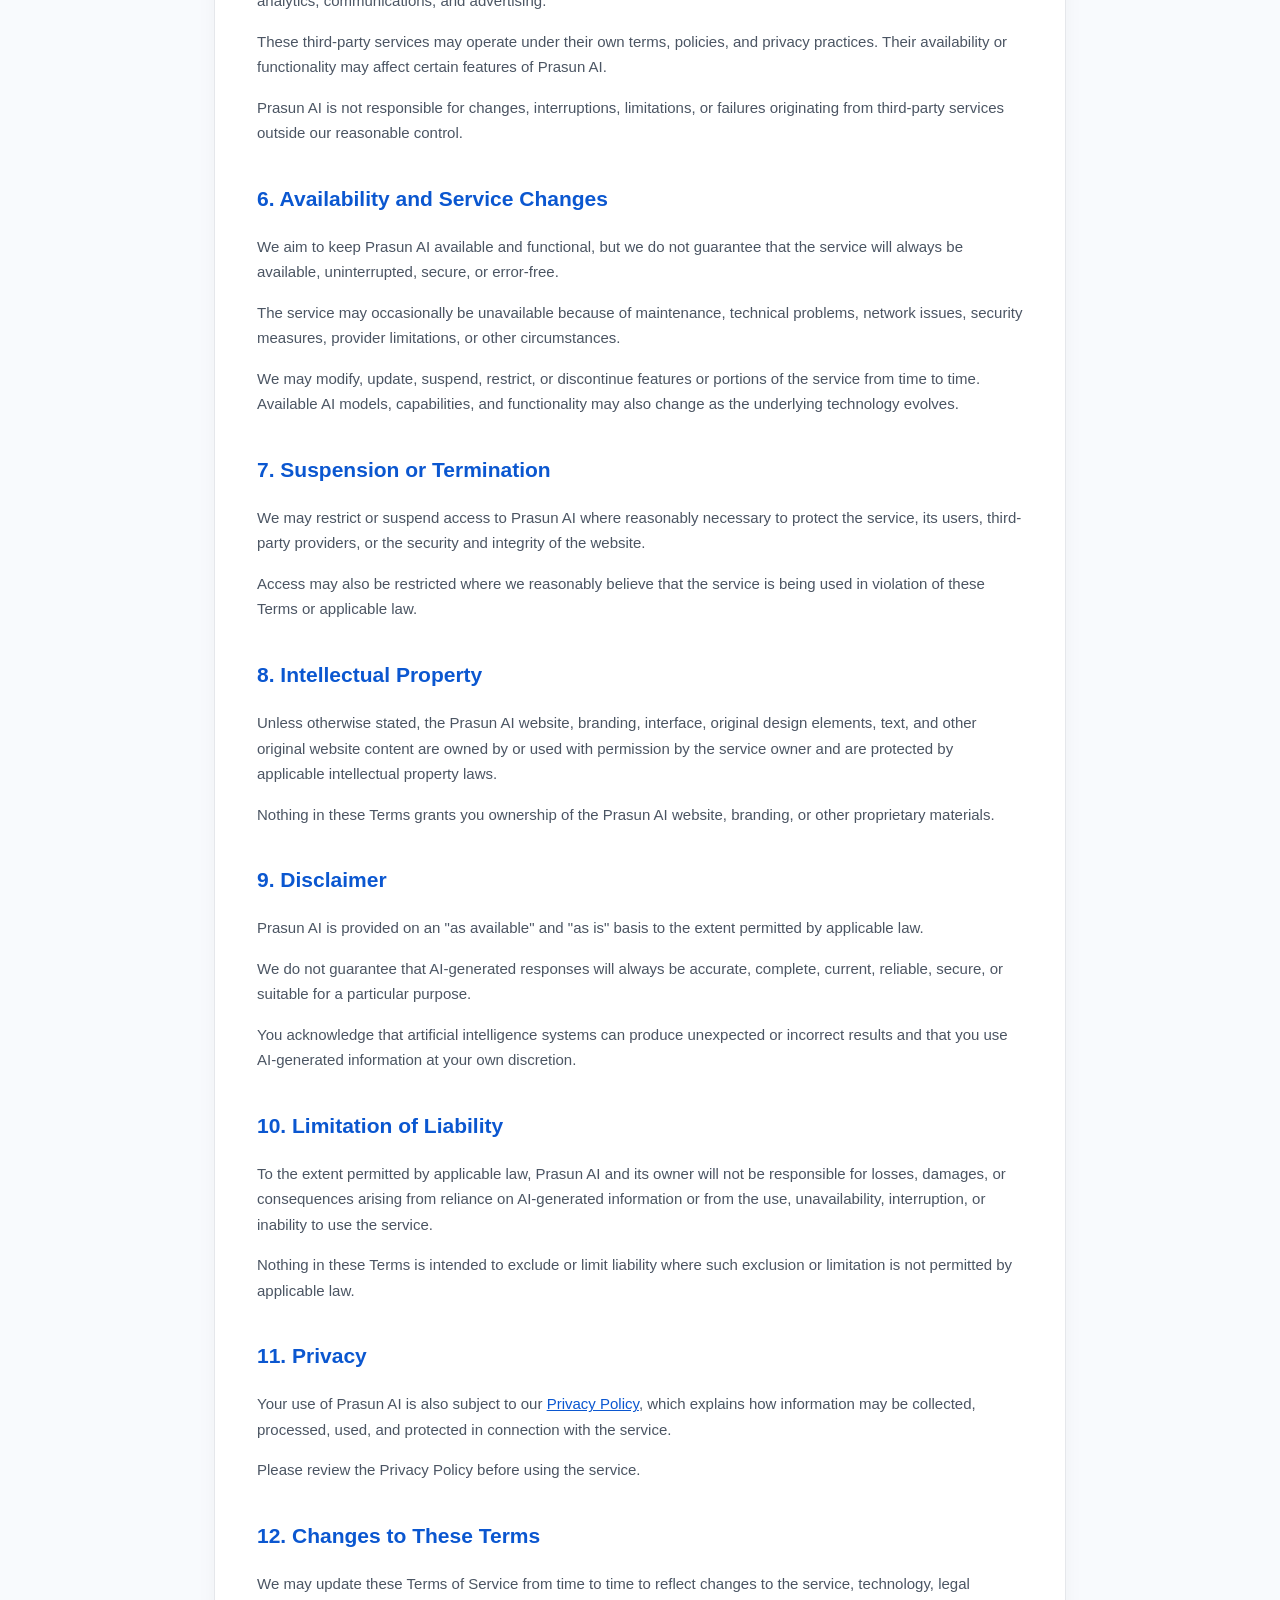
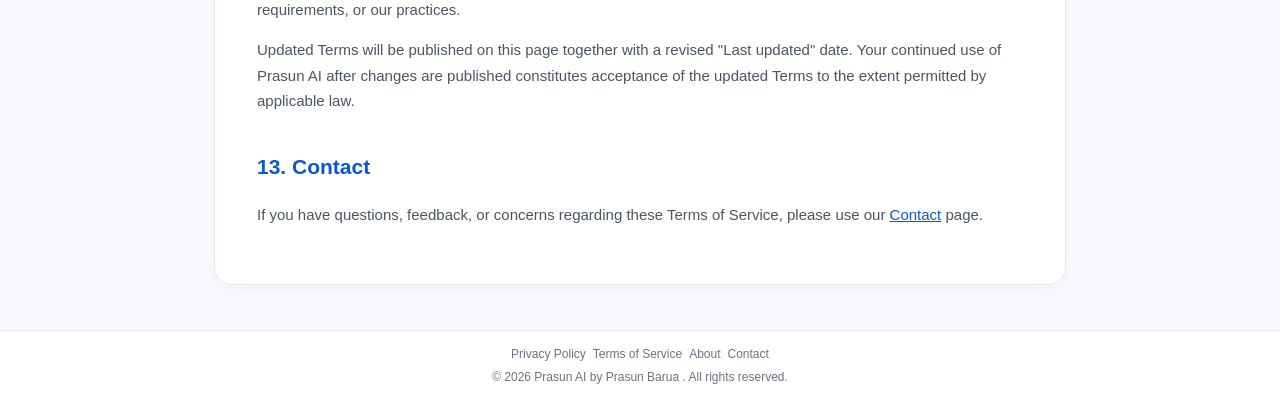
<file: terms.html>
<!DOCTYPE html>
<html lang="en">

<head>
  <!-- Google tag (gtag.js) -->
<script async src="https://www.googletagmanager.com/gtag/js?id=G-DG9E53T1HC"></script>
<script>
  window.dataLayer = window.dataLayer || [];
  function gtag(){dataLayer.push(arguments);}
  gtag('js', new Date());

  gtag('config', 'G-DG9E53T1HC');
</script>

  <meta charset="UTF-8">
  <meta name="viewport" content="width=device-width, initial-scale=1.0">

  <title>Terms of Service | Prasun AI</title>

  <meta
    name="description"
    content="Terms of Service for Prasun AI, an AI-powered assistant providing general information, explanations, ideas, and AI-assisted support."
  >

  <!-- Google Material Symbols -->
  <link
    rel="stylesheet"
    href="https://fonts.googleapis.com/css2?family=Material+Symbols+Outlined:opsz,wght,FILL,GRAD@24,400,0,0"
  >

  <style>
    * {
      box-sizing: border-box;
    }

    body {
      margin: 0;
      font-family: Arial, Helvetica, sans-serif;
      background: #f8fafd;
      color: #202124;
      line-height: 1.7;
    }

    /* =========================================
       HEADER
       ========================================= */

    header {
      background: #fff;
      border-bottom: 1px solid #e5e7eb;
      padding: 18px 24px;
    }

    .header-inner {
      max-width: 900px;
      margin: auto;
      display: flex;
      align-items: center;
      justify-content: space-between;
    }

    .brand {
      display: inline-flex;
      align-items: center;
      gap: 10px;

      color: #111827;
      text-decoration: none;

      font-size: 21px;
      font-weight: 700;
    }

    /* EXACT SAME ICON USED ON MAIN PRASUN AI PAGE */

    .brand .material-symbols-outlined {
      color: #0b57d0;
      font-size: 32px;

      font-variation-settings:
        "FILL" 1,
        "wght" 500,
        "GRAD" 0,
        "opsz" 24;
    }

    nav a {
      color: #5f6368;
      text-decoration: none;
      margin-left: 18px;
      font-size: 14px;
    }

    nav a:hover {
      color: #0b57d0;
    }

    /* =========================================
       MAIN CONTENT
       ========================================= */

    main {
      max-width: 900px;
      margin: 45px auto;
      padding: 0 24px;
    }

    .content {
      background: #fff;
      padding: 42px;
      border-radius: 18px;
      border: 1px solid #e5e7eb;
      box-shadow: 0 4px 20px rgba(0, 0, 0, 0.04);
    }

    h1 {
      margin-top: 0;
      font-size: 34px;
      color: #202124;
    }

    h2 {
      margin-top: 35px;
      color: #0b57d0;
      font-size: 21px;
    }

    p,
    li {
      color: #4b5563;
      font-size: 15px;
    }

    a {
      color: #0b57d0;
    }

    /* =========================================
       PRASUN AI — SITE FOOTER
       ========================================= */

    .site-footer {
      width: 100%;
      box-sizing: border-box;
      padding: 14px 20px 18px;
      text-align: center;
      background: #ffffff;
      border-top: 1px solid #e5e7eb;
      color: #6b7280;
      font-size: 12px;
      line-height: 1.6;
    }

    .footer-links {
      display: flex;
      align-items: center;
      justify-content: center;
      flex-wrap: wrap;
      gap: 7px;
      margin-bottom: 4px;
    }

    .footer-links a,
    .copyright a {
      color: #6b7280;
      text-decoration: none;
      transition:
        color 0.2s ease,
        opacity 0.2s ease;
    }

    .footer-links a:hover,
    .copyright a:hover {
      color: #0b57d0;
      text-decoration: underline;
    }

    .copyright {
      color: #6b7280;
    }

    /* =========================================
       MOBILE
       ========================================= */

    @media (max-width: 650px) {

      .header-inner {
        flex-direction: column;
        align-items: flex-start;
        gap: 12px;
      }

      nav a {
        margin-left: 0;
        margin-right: 14px;
      }

      .content {
        padding: 25px;
      }

      h1 {
        font-size: 29px;
      }

      .brand {
        font-size: 21px;
      }

      .brand .material-symbols-outlined {
        font-size: 30px;
      }
    }

    @media (max-width: 600px) {

      .site-footer {
        padding: 12px 14px 16px;
        font-size: 11px;
      }

      .footer-links {
        gap: 5px;
      }
    }
  </style>
  <script async src="https://pagead2.googlesyndication.com/pagead/js/adsbygoogle.js?client=ca-pub-8736637194399168"
     crossorigin="anonymous"></script>
</head>

<body>

  <!-- =========================================
       HEADER
       ========================================= -->

  <header>

    <div class="header-inner">

      <a class="brand" href="index.html">

        <!-- EXACT SAME PRASUN AI ROBOT ICON -->
        <span
          class="material-symbols-outlined"
          aria-hidden="true"
        >smart_toy</span>

        <span>Prasun AI</span>

      </a>

      <nav>
        <a href="about.html">About</a>
        <a href="privacy-policy.html">Privacy</a>
        <a href="terms.html">Terms</a>
        <a href="contact.html">Contact</a>
      </nav>

    </div>

  </header>


  <!-- =========================================
       MAIN
       ========================================= -->

  <main>

    <article class="content">

      <h1>Terms of Service</h1>

      <p>
        <strong>Last updated:</strong> August 11, 2026
      </p>


      <p>
        Welcome to Prasun AI. By accessing or using Prasun AI at
        <strong>ai.prasunbarua.com</strong>, you agree to these Terms of
        Service. If you do not agree with these terms, please do not use
        the service.
      </p>


      <h2>1. About the Service</h2>

      <p>
        Prasun AI is an AI-powered assistant designed to provide general
        information, explanations, ideas, writing assistance, learning
        support, technical information, and other forms of AI-assisted
        assistance.
      </p>

      <p>
        Prasun AI uses third-party artificial intelligence technology to
        generate responses. The availability and capabilities of the service
        may depend on the underlying technologies and third-party providers
        used by the platform.
      </p>


      <h2>2. AI-Generated Information</h2>

      <p>
        Responses generated by Prasun AI are produced by artificial
        intelligence and may contain errors, inaccuracies, outdated
        information, incomplete information, or inappropriate conclusions.
      </p>

      <p>
        AI-generated responses should not be treated as guaranteed facts or
        as a substitute for independent verification.
      </p>

      <p>
        You should independently verify important information before relying
        on it, particularly when the information may affect health, safety,
        finances, legal matters, engineering decisions, education, business,
        or other important decisions.
      </p>

      <p>
        Prasun AI does not provide professional medical, legal, financial,
        engineering, or other specialized professional advice. Where
        appropriate, users should consult a qualified professional.
      </p>


      <h2>3. Acceptable Use</h2>

      <p>
        You agree to use Prasun AI responsibly and in accordance with
        applicable laws and regulations.
      </p>

      <p>You must not use the service to:</p>

      <ul>
        <li>Violate applicable laws or regulations.</li>
        <li>Attempt to compromise or bypass the security of the website.</li>
        <li>Attempt to gain unauthorized access to systems, accounts, or services.</li>
        <li>Abuse, overload, interfere with, or disrupt the service.</li>
        <li>Submit malicious software, harmful code, or intentionally damaging content.</li>
        <li>Use the service for fraudulent, deceptive, or harmful activities.</li>
        <li>Attempt to interfere with the operation of the service or its underlying infrastructure.</li>
      </ul>


      <h2>4. User Content</h2>

      <p>
        You are responsible for the information, prompts, messages, and other
        content that you submit through Prasun AI.
      </p>

      <p>
        You should not submit passwords, payment credentials, confidential
        business information, highly sensitive personal information, or other
        information that you do not want processed by the services required
        to provide AI functionality.
      </p>

      <p>
        You are responsible for ensuring that content you submit does not
        unlawfully infringe the rights of others or violate applicable laws.
      </p>


      <h2>5. Third-Party Services</h2>

      <p>
        Prasun AI may rely on third-party services for functions such as
        artificial intelligence processing, hosting, security, analytics,
        communications, and advertising.
      </p>

      <p>
        These third-party services may operate under their own terms,
        policies, and privacy practices. Their availability or functionality
        may affect certain features of Prasun AI.
      </p>

      <p>
        Prasun AI is not responsible for changes, interruptions, limitations,
        or failures originating from third-party services outside our
        reasonable control.
      </p>


      <h2>6. Availability and Service Changes</h2>

      <p>
        We aim to keep Prasun AI available and functional, but we do not
        guarantee that the service will always be available, uninterrupted,
        secure, or error-free.
      </p>

      <p>
        The service may occasionally be unavailable because of maintenance,
        technical problems, network issues, security measures, provider
        limitations, or other circumstances.
      </p>

      <p>
        We may modify, update, suspend, restrict, or discontinue features or
        portions of the service from time to time. Available AI models,
        capabilities, and functionality may also change as the underlying
        technology evolves.
      </p>


      <h2>7. Suspension or Termination</h2>

      <p>
        We may restrict or suspend access to Prasun AI where reasonably
        necessary to protect the service, its users, third-party providers,
        or the security and integrity of the website.
      </p>

      <p>
        Access may also be restricted where we reasonably believe that the
        service is being used in violation of these Terms or applicable law.
      </p>


      <h2>8. Intellectual Property</h2>

      <p>
        Unless otherwise stated, the Prasun AI website, branding, interface,
        original design elements, text, and other original website content
        are owned by or used with permission by the service owner and are
        protected by applicable intellectual property laws.
      </p>

      <p>
        Nothing in these Terms grants you ownership of the Prasun AI
        website, branding, or other proprietary materials.
      </p>


      <h2>9. Disclaimer</h2>

      <p>
        Prasun AI is provided on an "as available" and "as is" basis to the
        extent permitted by applicable law.
      </p>

      <p>
        We do not guarantee that AI-generated responses will always be
        accurate, complete, current, reliable, secure, or suitable for a
        particular purpose.
      </p>

      <p>
        You acknowledge that artificial intelligence systems can produce
        unexpected or incorrect results and that you use AI-generated
        information at your own discretion.
      </p>


      <h2>10. Limitation of Liability</h2>

      <p>
        To the extent permitted by applicable law, Prasun AI and its owner
        will not be responsible for losses, damages, or consequences arising
        from reliance on AI-generated information or from the use,
        unavailability, interruption, or inability to use the service.
      </p>

      <p>
        Nothing in these Terms is intended to exclude or limit liability
        where such exclusion or limitation is not permitted by applicable
        law.
      </p>


      <h2>11. Privacy</h2>

      <p>
        Your use of Prasun AI is also subject to our
        <a href="privacy-policy.html">Privacy Policy</a>, which explains how
        information may be collected, processed, used, and protected in
        connection with the service.
      </p>

      <p>
        Please review the Privacy Policy before using the service.
      </p>


      <h2>12. Changes to These Terms</h2>

      <p>
        We may update these Terms of Service from time to time to reflect
        changes to the service, technology, legal requirements, or our
        practices.
      </p>

      <p>
        Updated Terms will be published on this page together with a revised
        "Last updated" date. Your continued use of Prasun AI after changes
        are published constitutes acceptance of the updated Terms to the
        extent permitted by applicable law.
      </p>


      <h2>13. Contact</h2>

      <p>
        If you have questions, feedback, or concerns regarding these Terms of
        Service, please use our
        <a href="contact.html">Contact</a> page.
      </p>

    </article>

  </main>


  <!-- =========================================
       FOOTER
       ========================================= -->

  <footer class="site-footer">

    <div class="footer-links">
      <a href="privacy-policy.html">Privacy Policy</a>
      <a href="terms.html">Terms of Service</a>
      <a href="about.html">About</a>
      <a href="contact.html">Contact</a>
    </div>

    <div class="copyright">
      © 2026 Prasun AI by
      <a
        href="https://www.prasunbarua.com"
        target="_blank"
        rel="noopener noreferrer"
      >
        Prasun Barua
      </a>
      . All rights reserved.
    </div>

  </footer>

</body>
</html>
</file>
